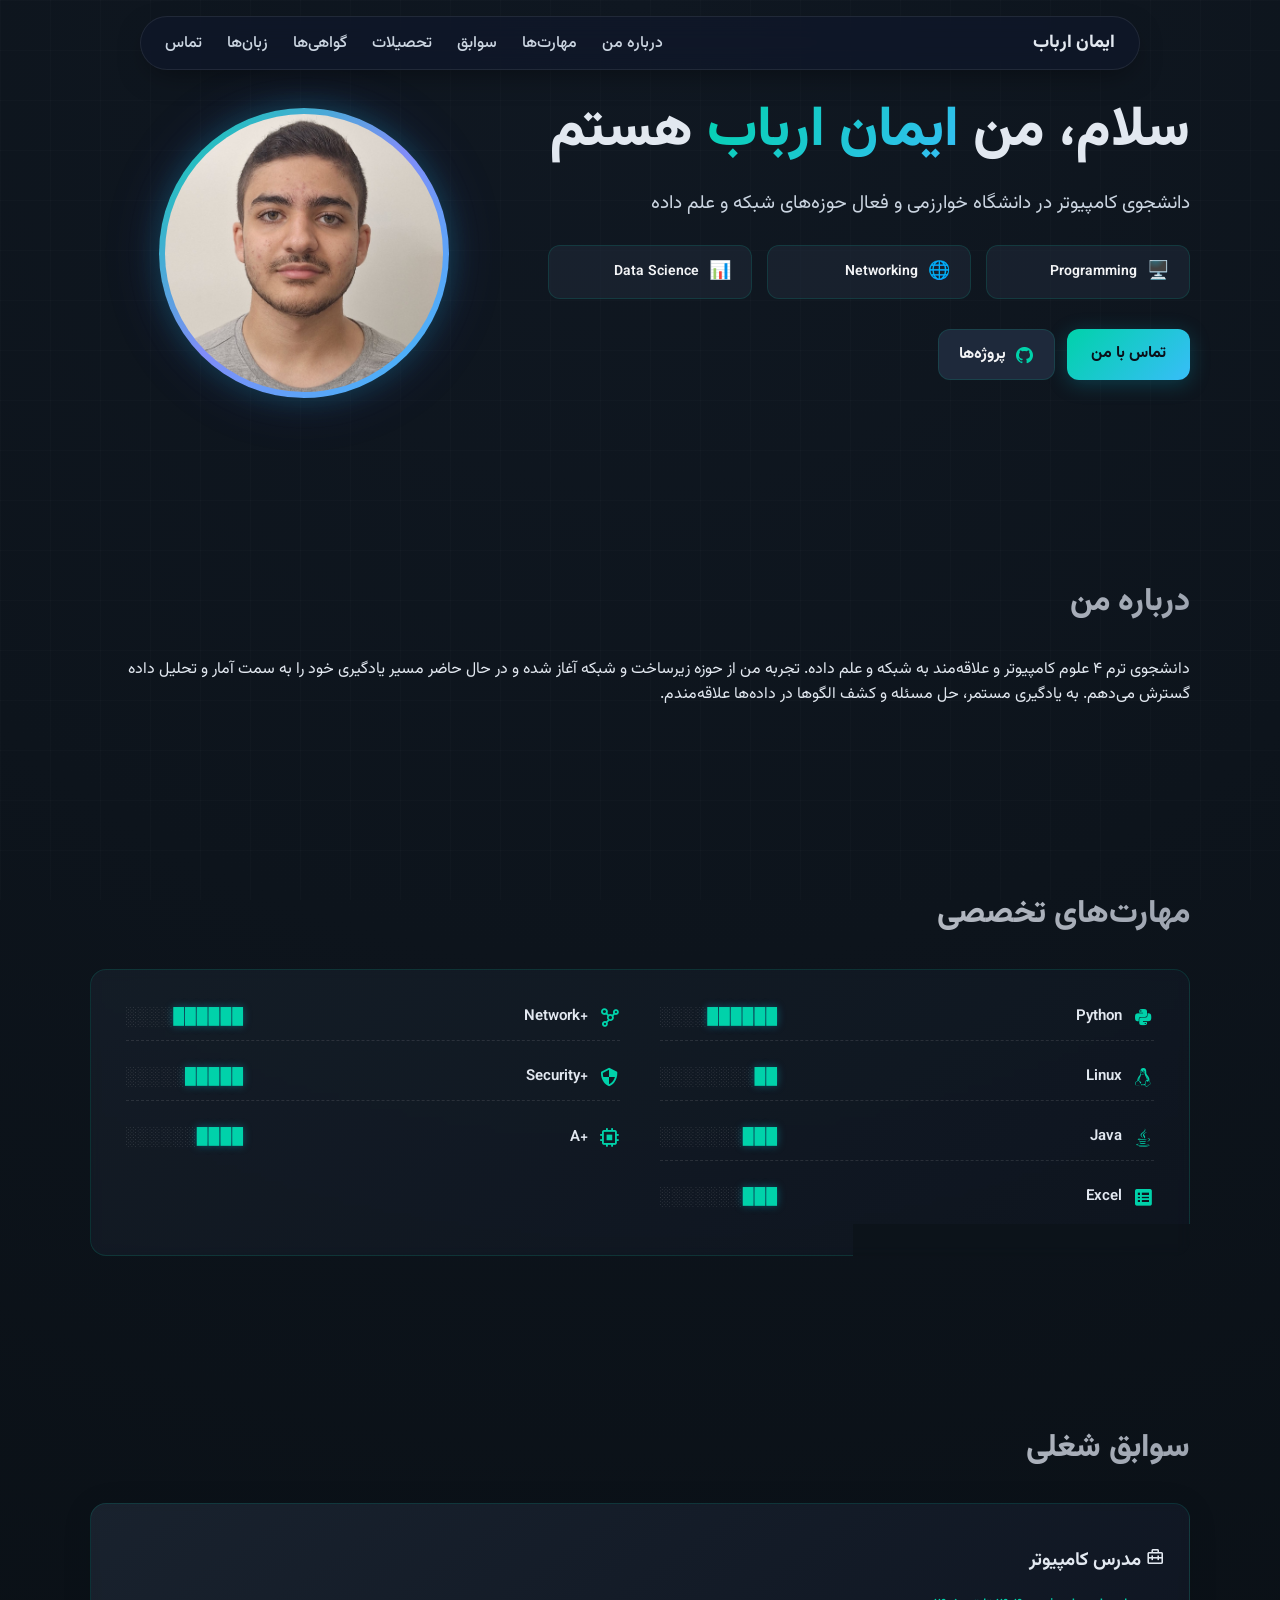
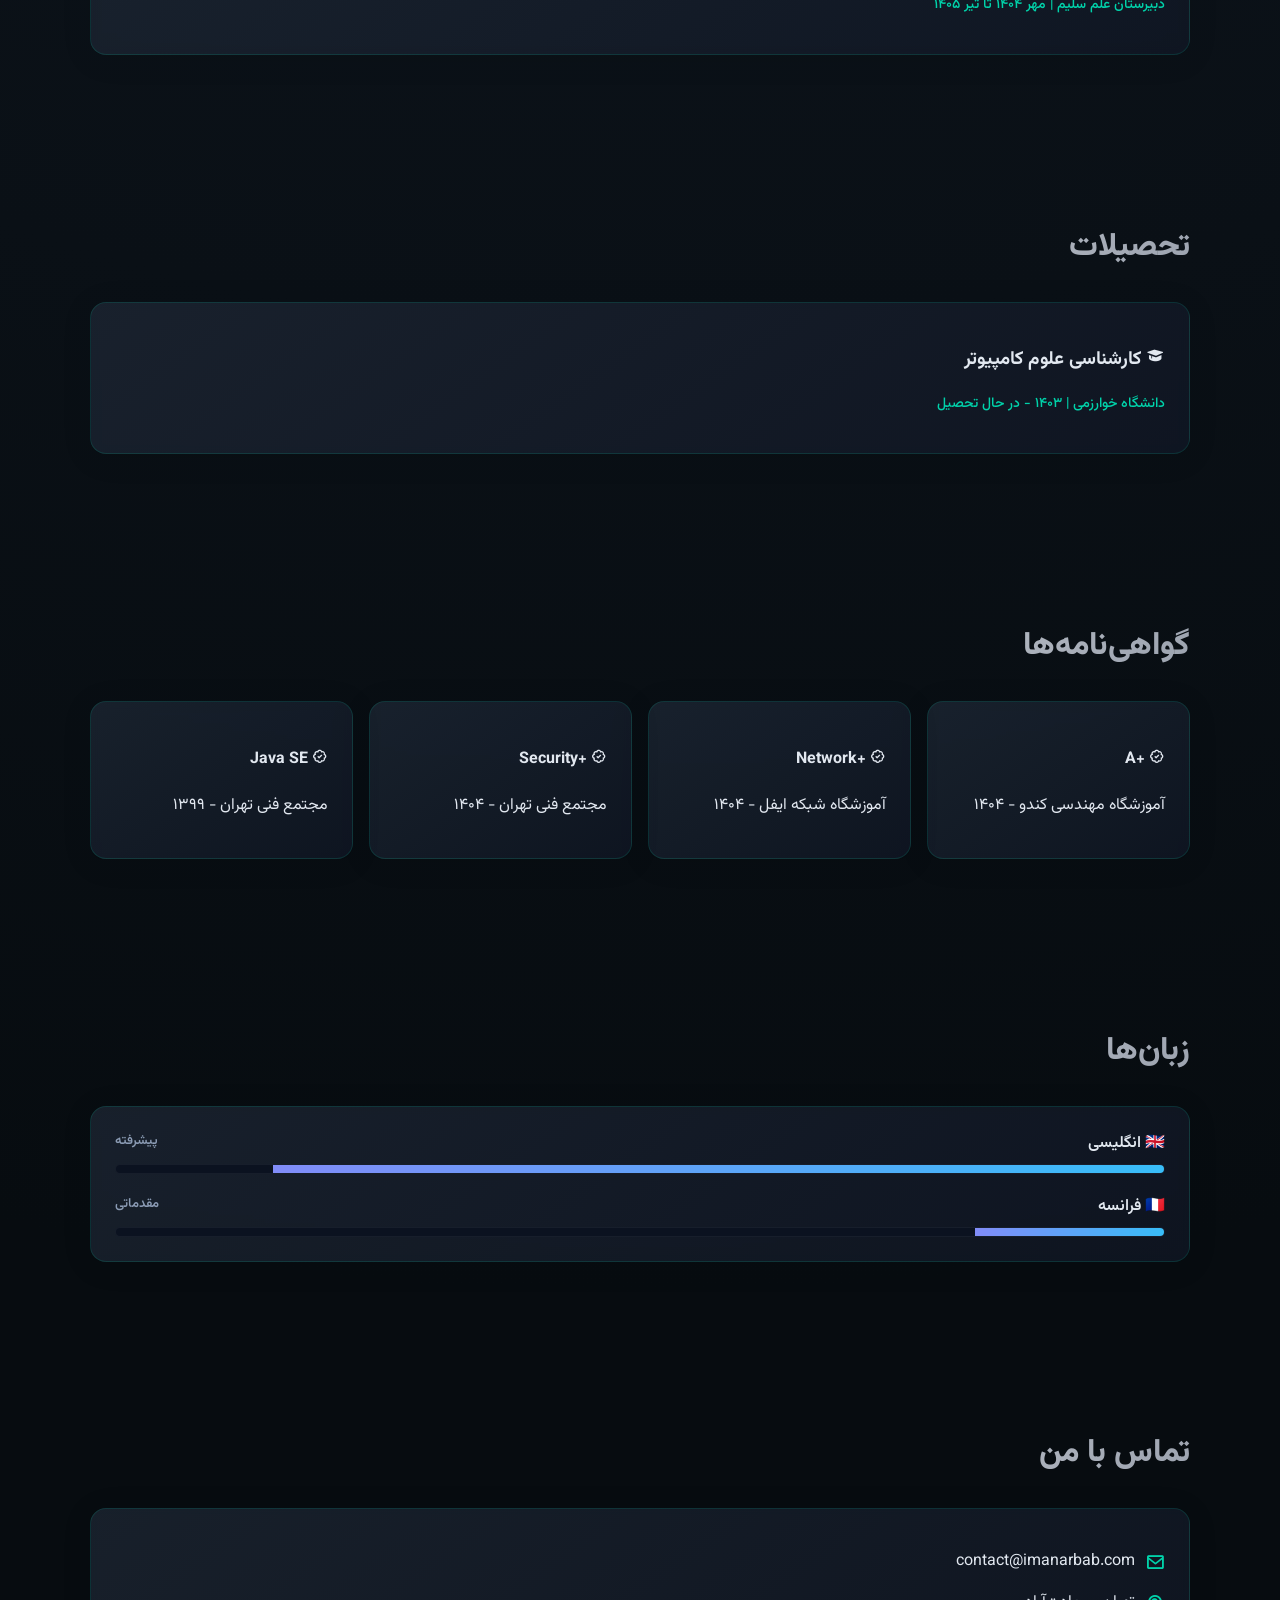
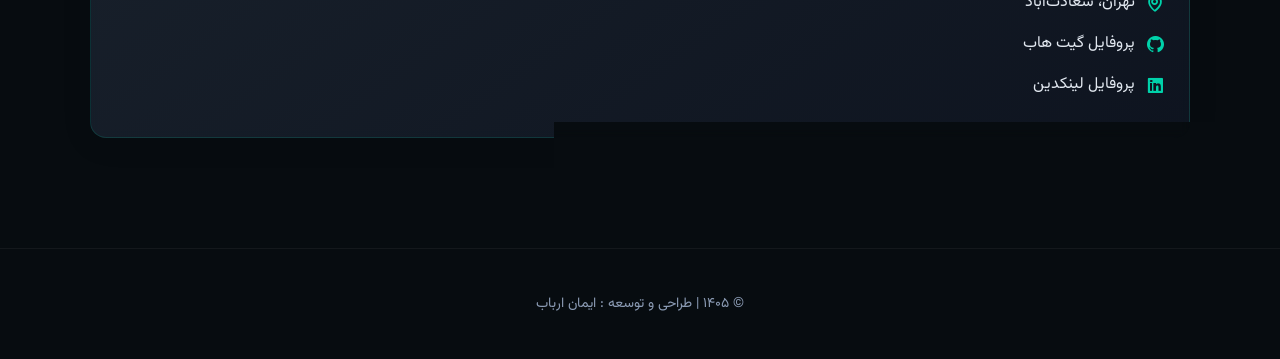
<file: index.html>
<!DOCTYPE html>
<html lang="fa" dir="rtl">
<head>
  <!-- Google Tag Manager -->
  <script>(function(w,d,s,l,i){w[l]=w[l]||[];w[l].push({'gtm.start':
  new Date().getTime(),event:'gtm.js'});var f=d.getElementsByTagName(s)[0],
  j=d.createElement(s),dl=l!='dataLayer'?'&l='+l:'';j.async=true;j.src=
  'https://www.googletagmanager.com/gtm.js?id='+i+dl;f.parentNode.insertBefore(j,f);
  })(window,document,'script','dataLayer','GTM-KXTHN4BJ');</script>
  <!-- End Google Tag Manager -->
  <meta charset="UTF-8" />
  <meta name="viewport" content="width=device-width, initial-scale=1.0" />
  <title>Iman Arbab | Portfolio</title>
  <!-- Favicon -->
  <link rel="icon" type="image/png" href="favicon.png">
  <link rel="apple-touch-icon" href="favicon.png">
  <meta name="description" content="پورتفولیوی شخصی ایمان ارباب - متخصص شبکه، علم داده و علوم کامپیوتر">
  <link rel="preconnect" href="https://fonts.googleapis.com">
  <link rel="preconnect" href="https://fonts.gstatic.com" crossorigin>
  <link href="https://fonts.googleapis.com/css2?family=Vazirmatn:wght@300;400;500;700;800&display=swap" rel="stylesheet">
  <link href='https://unpkg.com/boxicons@2.1.4/css/boxicons.min.css' rel='stylesheet'>
  <link rel="stylesheet" href="style.css" />
</head>
<body>
  <!-- Google Tag Manager (noscript) -->
  <noscript><iframe src="https://www.googletagmanager.com/ns.html?id=GTM-KXTHN4BJ"
  height="0" width="0" style="display:none;visibility:hidden"></iframe></noscript>
  <!-- End Google Tag Manager (noscript) -->
  <header class="header" id="home">
    <nav class="nav container">
      <a href="#home" class="logo">ایمان ارباب</a>
      <ul class="nav-links" id="navLinks">
        <li><a href="#about">درباره من</a></li>
        <li><a href="#skills">مهارت‌ها</a></li>
        <li><a href="#experience">سوابق</a></li>
        <li><a href="#education">تحصیلات</a></li>
        <li><a href="#certificates">گواهی‌ها</a></li>
        <li><a href="#languages">زبان‌ها</a></li>
        <li><a href="#contact">تماس</a></li>
      </ul>
      <button class="menu-btn" id="menuBtn"><i class='bx bx-menu'></i></button>
    </nav>

    <section class="hero container">
      <div class="hero-text">
        <h1>سلام، من <span>ایمان ارباب</span> هستم</h1>
        <p class="lead">
          دانشجوی کامپیوتر در دانشگاه خوارزمی و فعال حوزه‌های شبکه و علم داده
        </p>
        
        <!-- سکشن سه ستونه هویت حرفه‌ای فوری (تغییر بند ۱۰) -->
        <div class="hero-pillars">
          <div class="pillar-item">
            <span class="pillar-icon">🖥️</span>
            <h4>Programming</h4>
          </div>
          <div class="pillar-item">
            <span class="pillar-icon">🌐</span>
            <h4>Networking</h4>
          </div>
          <div class="pillar-item">
            <span class="pillar-icon">📊</span>
            <h4>Data Science</h4>
          </div>
        </div>

        <div class="hero-actions">
          <a href="#contact" class="btn primary">تماس با من</a>
          <a href="https://github.com/arbabiman" target="_blank" class="btn github-btn"><i class='bx bxl-github'></i> پروژه‌ها</a>
          
        </div>

      </div>

      <div class="hero-image-outer">
        <div class="hero-image-wrap">
          <img src="profile.jpg" alt="عکس پروفایل ایمان ارباب" class="hero-image">
        </div>
      </div>
    </section>
  </header>

  <main>
    <section id="about" class="section container hidden-animate">
      <h2>درباره من</h2>
      <p>
        دانشجوی ترم ۴ علوم کامپیوتر و علاقه‌مند به شبکه و علم داده. تجربه من از حوزه زیرساخت و شبکه آغاز شده و در حال حاضر مسیر یادگیری خود را به سمت آمار و تحلیل داده گسترش می‌دهم. به یادگیری مستمر، حل مسئله و کشف الگوها در داده‌ها علاقه‌مندم.
      </p>
    </section>

    <section id="skills" class="section container hidden-animate">
      <h2>مهارت‌های تخصصی</h2>
      <div class="terminal-skills-grid">
        
        <div class="term-skill">
          <span class="term-name"><i class='bx bxl-python'></i> Python</span>
          <span class="term-bar"><span class="solid">██████</span><span class="dotted">░░░░</span></span>
        </div>

        <div class="term-skill">
          <span class="term-name"><i class='bx bx-network-chart'></i> +Network</span>
          <span class="term-bar"><span class="solid">██████</span><span class="dotted">░░░░</span></span>
        </div>
        
        <div class="term-skill">
          <span class="term-name"><i class='bx bxl-tux'></i> Linux</span>
          <span class="term-bar"><span class="solid">██</span><span class="dotted">░░░░░░░░</span></span>
        </div>
        
        <div class="term-skill">
          <span class="term-name"><i class='bx bx-shield-quarter'></i> +Security</span>
          <span class="term-bar"><span class="solid">█████</span><span class="dotted">░░░░░</span></span>
        </div>

        <div class="term-skill">
          <span class="term-name"><i class='bx bxl-java'></i> Java</span>
          <span class="term-bar"><span class="solid">███</span><span class="dotted">░░░░░░░</span></span>
        </div>

        <div class="term-skill">
          <span class="term-name"><i class='bx bx-chip'></i> +A</span>
          <span class="term-bar"><span class="solid">████</span><span class="dotted">░░░░░░</span></span>
        </div>

        <div class="term-skill">
          <span class="term-name"><i class='bx bxs-spreadsheet'></i> Excel</span>
          <span class="term-bar"><span class="solid">███</span><span class="dotted">░░░░░░░</span></span>
        </div>

      </div>
    </section>
         

    <section id="experience" class="section container hidden-animate">
      <h2>سوابق شغلی</h2>
      <article class="card hover-lift">
        <h3><i class='bx bx-briefcase-alt-2'></i> مدرس کامپیوتر</h3>
        <p class="meta">دبیرستان علم سلیم | مهر ۱۴۰۴ تا تیر ۱۴۰۵</p>
      </article>
    </section>

    <section id="education" class="section container hidden-animate">
      <h2>تحصیلات</h2>
      <article class="card hover-lift">
        <h3><i class='bx bxs-graduation'></i> کارشناسی علوم کامپیوتر</h3>
        <p class="meta">دانشگاه خوارزمی | ۱۴۰۳ - در حال تحصیل</p>
      </article>
    </section>

    <section id="certificates" class="section container hidden-animate">
      <h2>گواهی‌نامه‌ها</h2>
      <div class="grid">
        <article class="card hover-lift"><h4><i class='bx bx-badge-check'></i> +A</h4><p>آموزشگاه مهندسی کندو - ۱۴۰۴</p></article>
        <article class="card hover-lift"><h4><i class='bx bx-badge-check'></i> +Network</h4><p>آموزشگاه شبکه ایفل - ۱۴۰۴</p></article>
        <article class="card hover-lift"><h4><i class='bx bx-badge-check'></i> +Security</h4><p>مجتمع فنی تهران - ۱۴۰۴</p></article>
        <article class="card hover-lift"><h4><i class='bx bx-badge-check'></i> Java SE</h4><p>مجتمع فنی تهران - ۱۳۹۹</p></article>
      </div>
    </section>

    <section id="languages" class="section container hidden-animate">
      <h2>زبان‌ها</h2>
      <div class="card">
        <div class="lang-row">
          <div class="lang-title">🇬🇧 انگلیسی <span>پیشرفته</span></div>
          <div class="progress"><div style="width: 85%"></div></div>
        </div>
        <div class="lang-row">
          <div class="lang-title">🇫🇷 فرانسه <span>مقدماتی</span></div>
          <div class="progress"><div style="width: 18%"></div></div>
        </div>
      </div>
    </section>

    <section id="contact" class="section container hidden-animate">
      <h2>تماس با من</h2>
      <div class="card contact-card">
        <p><i class='bx bx-envelope'></i> <a href="mailto:contact@imanarbab.com">contact@imanarbab.com</a></p>
        <p><i class='bx bx-map'></i> تهران، سعادت‌آباد</p>
        <p><i class='bx bxl-github'></i> <a href="https://github.com/arbabiman" target="_blank">پروفایل گیت هاب</a></p>
        <p><i class='bx bxl-linkedin-square'></i> <a href="https://www.linkedin.com/in/iman-arbab/" target="_blank">پروفایل لینکدین</a></p>
      </div>
    </section>
  </main>

  <footer class="footer">
    <p>© ۱۴۰۵ | طراحی و توسعه : ایمان ارباب</p>
  </footer>

  <script src="script.js"></script>
</body>
</html>
</file>
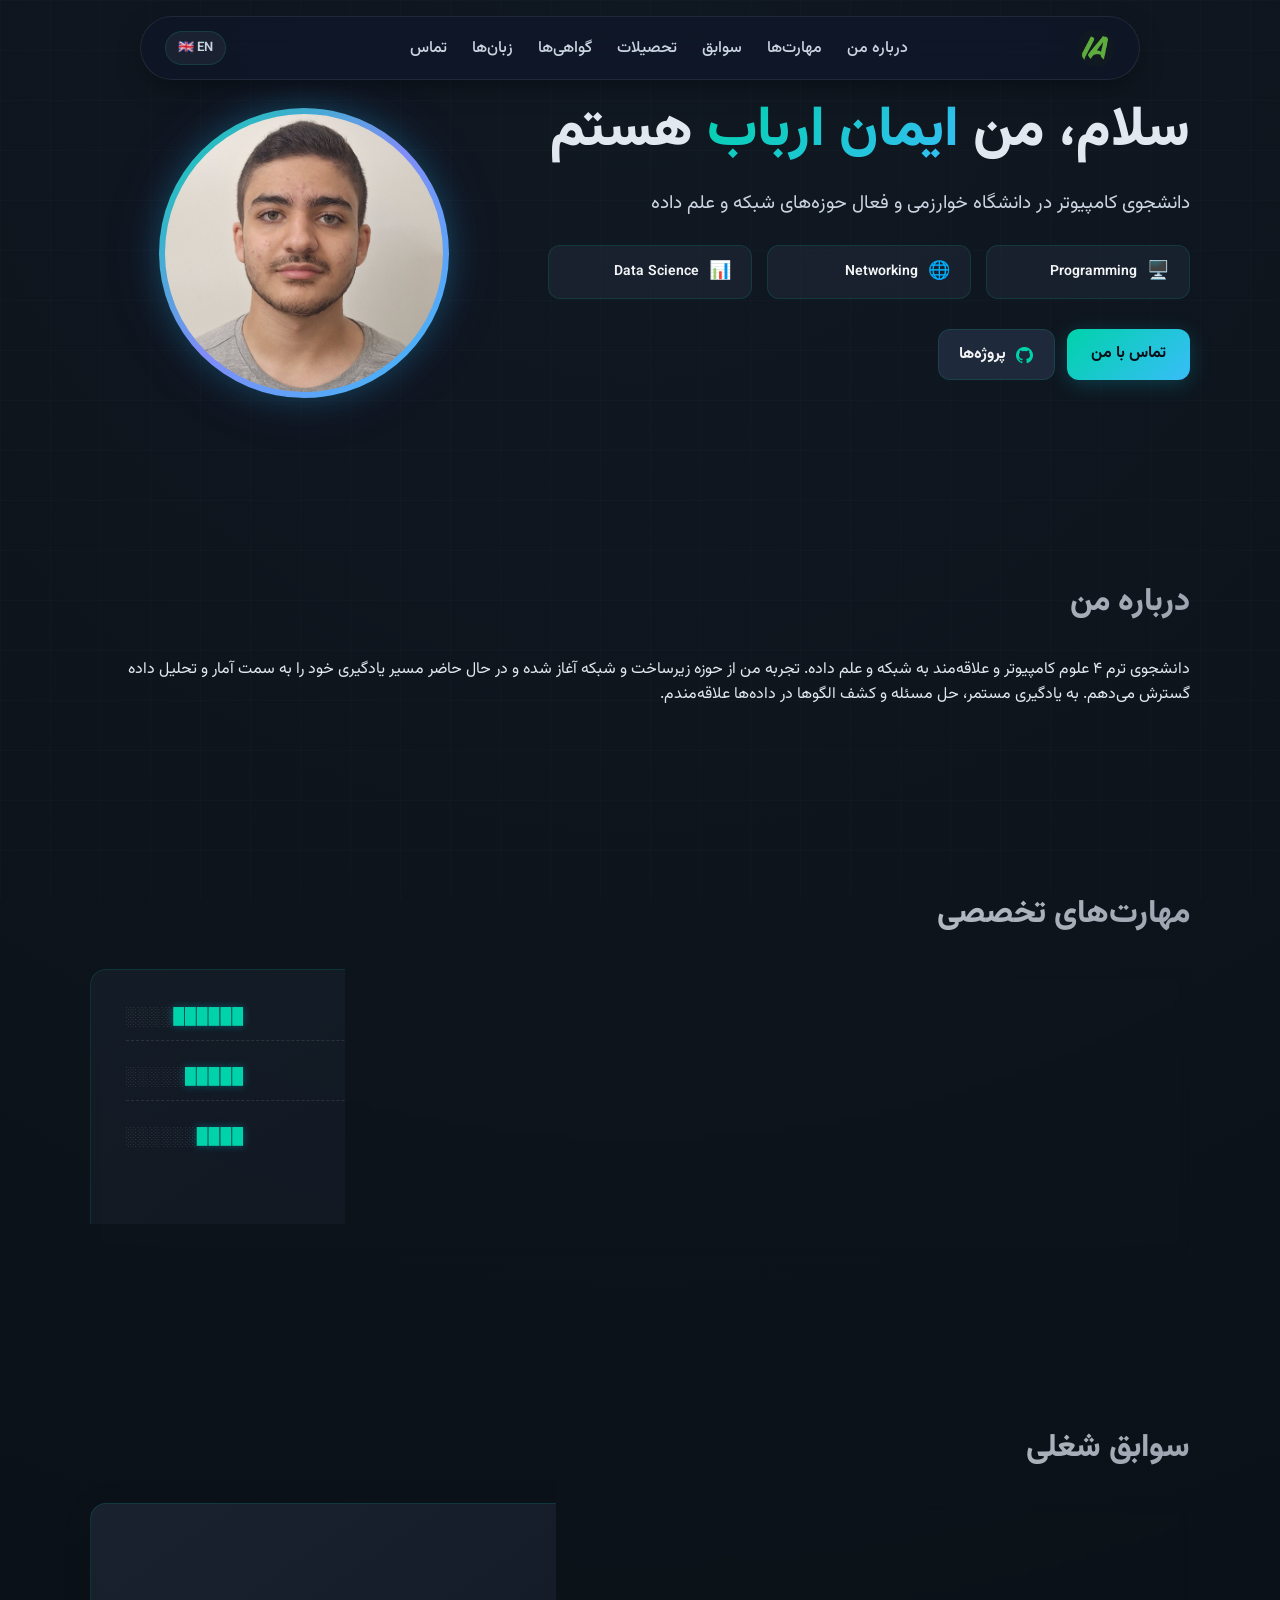
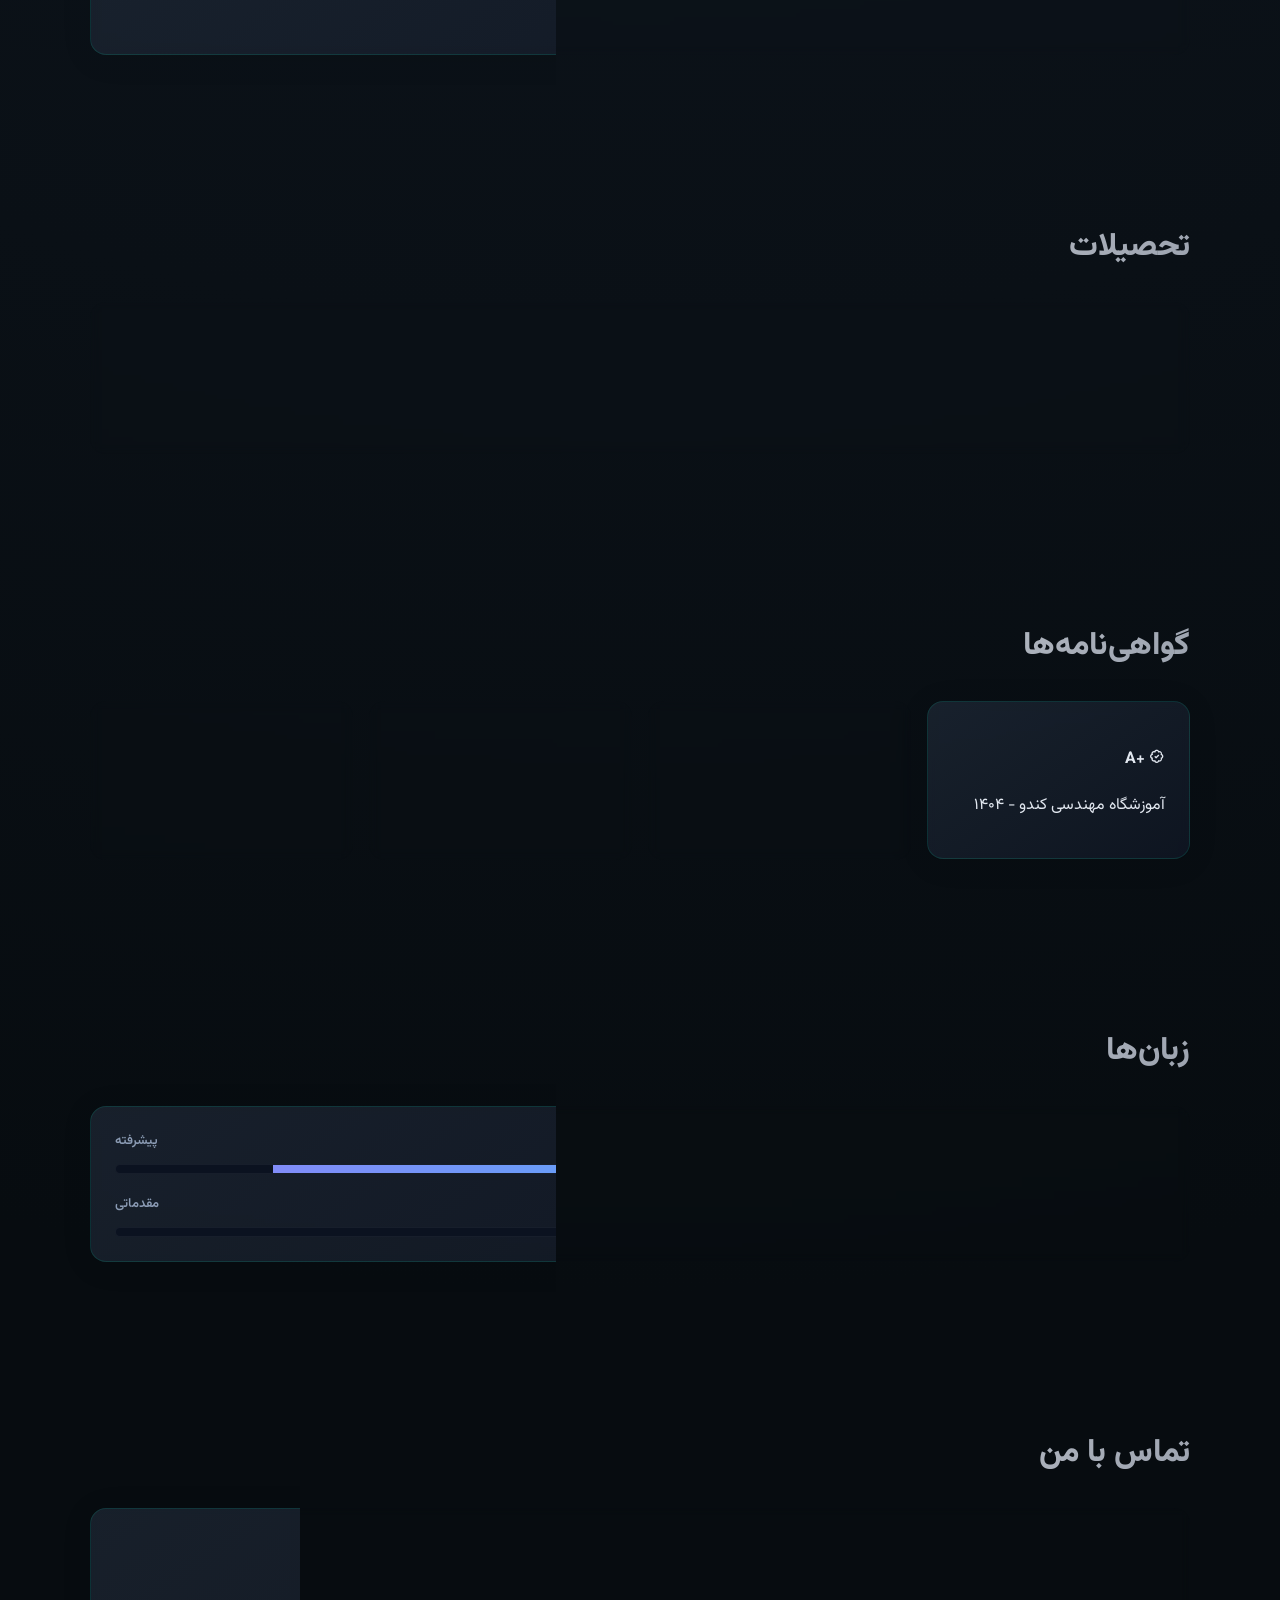
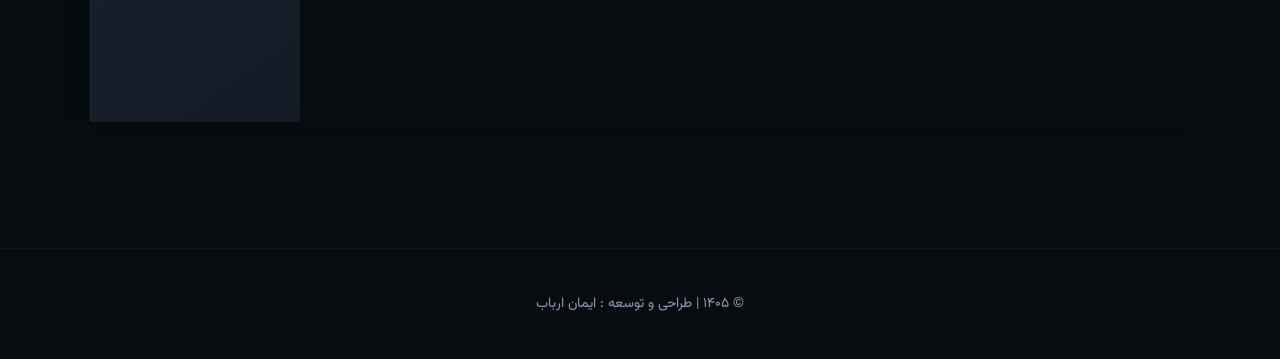
<file: fa/index.html>
<!DOCTYPE html>
<html lang="fa" dir="rtl">
<head>
  <!-- Google Tag Manager -->
  <script>(function(w,d,s,l,i){w[l]=w[l]||[];w[l].push({'gtm.start':
  new Date().getTime(),event:'gtm.js'});var f=d.getElementsByTagName(s)[0],
  j=d.createElement(s),dl=l!='dataLayer'?'&l='+l:'';j.async=true;j.src=
  'https://www.googletagmanager.com/gtm.js?id='+i+dl;f.parentNode.insertBefore(j,f);
  })(window,document,'script','dataLayer','GTM-KXTHN4BJ');</script>
  <!-- End Google Tag Manager -->
  <meta charset="UTF-8" />
  <meta name="viewport" content="width=device-width, initial-scale=1.0" />
  <title>Iman Arbab | Portfolio</title>
  <link rel="alternate" hreflang="en" href="https://imanarbab.com/" />
  <link rel="alternate" hreflang="fa" href="https://imanarbab.com/fa/" />
  <link rel="alternate" hreflang="x-default" href="https://imanarbab.com/" />
  <!-- Favicon -->
  <link rel="icon" type="image/png" href="../favicon.png">
  <link rel="apple-touch-icon" href="../favicon.png">
  <meta name="description" content="پورتفولیوی شخصی ایمان ارباب - متخصص شبکه، علم داده و علوم کامپیوتر">
  <link rel="preconnect" href="https://fonts.googleapis.com">
  <link rel="preconnect" href="https://fonts.gstatic.com" crossorigin>
  <link href="https://fonts.googleapis.com/css2?family=Vazirmatn:wght@300;400;500;700;800&display=swap" rel="stylesheet">
  <link href='https://unpkg.com/boxicons@2.1.4/css/boxicons.min.css' rel='stylesheet'>
  <link rel="stylesheet" href="../style.css" />
</head>
<body>
  <!-- Google Tag Manager (noscript) -->
  <noscript><iframe src="https://www.googletagmanager.com/ns.html?id=GTM-KXTHN4BJ"
  height="0" width="0" style="display:none;visibility:hidden"></iframe></noscript>
  <!-- End Google Tag Manager (noscript) -->
  <header class="header" id="home">
    <nav class="nav container">
      <a href="#home" class="logo">
        <img src="../favicon.png" alt="Iman Arbab Logo" class="nav-logo-img">
      </a>
      <ul class="nav-links" id="navLinks">
        <li><a href="#about">درباره من</a></li>
        <li><a href="#skills">مهارت‌ها</a></li>
        <li><a href="#experience">سوابق</a></li>
        <li><a href="#education">تحصیلات</a></li>
        <li><a href="#certificates">گواهی‌ها</a></li>
        <li><a href="#languages">زبان‌ها</a></li>
        <li><a href="#contact">تماس</a></li>
      </ul>
      <div class="nav-controls">
        <a href="/" class="lang-switch">🇬🇧 EN</a>
        <button class="menu-btn" id="menuBtn"><i class='bx bx-menu'></i></button>
      </div>
    </nav>

    <section class="hero container">
      <div class="hero-text">
        <h1>سلام، من <span>ایمان ارباب</span> هستم</h1>
        <p class="lead">
          دانشجوی کامپیوتر در دانشگاه خوارزمی و فعال حوزه‌های شبکه و علم داده
        </p>
        
        <!-- سکشن سه ستونه هویت حرفه‌ای فوری (تغییر بند ۱۰) -->
        <div class="hero-pillars">
          <div class="pillar-item">
            <span class="pillar-icon">🖥️</span>
            <h4>Programming</h4>
          </div>
          <div class="pillar-item">
            <span class="pillar-icon">🌐</span>
            <h4>Networking</h4>
          </div>
          <div class="pillar-item">
            <span class="pillar-icon">📊</span>
            <h4>Data Science</h4>
          </div>
        </div>

        <div class="hero-actions">
          <a href="#contact" class="btn primary">تماس با من</a>
          <a href="https://github.com/arbabiman" target="_blank" class="btn github-btn"><i class='bx bxl-github'></i> پروژه‌ها</a>
          
        </div>

      </div>

      <div class="hero-image-outer">
        <div class="hero-image-wrap">
          <img src="../profile.jpg" alt="عکس پروفایل ایمان ارباب" class="hero-image">
        </div>
      </div>
    </section>
  </header>

  <main>
    <section id="about" class="section container hidden-animate">
      <h2>درباره من</h2>
      <p>
        دانشجوی ترم ۴ علوم کامپیوتر و علاقه‌مند به شبکه و علم داده. تجربه من از حوزه زیرساخت و شبکه آغاز شده و در حال حاضر مسیر یادگیری خود را به سمت آمار و تحلیل داده گسترش می‌دهم. به یادگیری مستمر، حل مسئله و کشف الگوها در داده‌ها علاقه‌مندم.
      </p>
    </section>

    <section id="skills" class="section container hidden-animate">
      <h2>مهارت‌های تخصصی</h2>
      <div class="terminal-skills-grid">
        
        <div class="term-skill">
          <span class="term-name"><i class='bx bxl-python'></i> Python</span>
          <span class="term-bar"><span class="solid">███████</span><span class="dotted">░░░</span></span>
        </div>

        <div class="term-skill">
          <span class="term-name"><i class='bx bx-network-chart'></i> +Network</span>
          <span class="term-bar"><span class="solid">██████</span><span class="dotted">░░░░</span></span>
        </div>
        
        <div class="term-skill">
          <span class="term-name"><i class='bx bxl-tux'></i> Linux</span>
          <span class="term-bar"><span class="solid">███</span><span class="dotted">░░░░░░░</span></span>
        </div>
        
        <div class="term-skill">
          <span class="term-name"><i class='bx bx-shield-quarter'></i> +Security</span>
          <span class="term-bar"><span class="solid">█████</span><span class="dotted">░░░░░</span></span>
        </div>

        <div class="term-skill">
          <span class="term-name"><i class='bx bxl-java'></i> Java</span>
          <span class="term-bar"><span class="solid">███</span><span class="dotted">░░░░░░░</span></span>
        </div>

        <div class="term-skill">
          <span class="term-name"><i class='bx bx-chip'></i> +A</span>
          <span class="term-bar"><span class="solid">████</span><span class="dotted">░░░░░░</span></span>
        </div>

        <div class="term-skill">
          <span class="term-name"><i class='bx bxs-spreadsheet'></i> Excel</span>
          <span class="term-bar"><span class="solid">███</span><span class="dotted">░░░░░░░</span></span>
        </div>

      </div>
    </section>
         

    <section id="experience" class="section container hidden-animate">
      <h2>سوابق شغلی</h2>
      <article class="card hover-lift">
        <h3><i class='bx bx-briefcase-alt-2'></i> مدرس کامپیوتر</h3>
        <p class="meta">دبیرستان علم سلیم | مهر ۱۴۰۴ تا تیر ۱۴۰۵</p>
      </article>
    </section>

    <section id="education" class="section container hidden-animate">
      <h2>تحصیلات</h2>
      <article class="card hover-lift">
        <h3><i class='bx bxs-graduation'></i> کارشناسی علوم کامپیوتر</h3>
        <p class="meta">دانشگاه خوارزمی | ۱۴۰۳ - در حال تحصیل</p>
      </article>
    </section>

    <section id="certificates" class="section container hidden-animate">
      <h2>گواهی‌نامه‌ها</h2>
      <div class="grid">
        <article class="card hover-lift"><h4><i class='bx bx-badge-check'></i> +A</h4><p>آموزشگاه مهندسی کندو - ۱۴۰۴</p></article>
        <article class="card hover-lift"><h4><i class='bx bx-badge-check'></i> +Network</h4><p>آموزشگاه شبکه ایفل - ۱۴۰۴</p></article>
        <article class="card hover-lift"><h4><i class='bx bx-badge-check'></i> +Security</h4><p>مجتمع فنی تهران - ۱۴۰۴</p></article>
        <article class="card hover-lift"><h4><i class='bx bx-badge-check'></i> Java SE</h4><p>مجتمع فنی تهران - ۱۳۹۹</p></article>
      </div>
    </section>

    <section id="languages" class="section container hidden-animate">
      <h2>زبان‌ها</h2>
      <div class="card">
        <div class="lang-row">
          <div class="lang-title">🇬🇧 انگلیسی <span>پیشرفته</span></div>
          <div class="progress"><div style="width: 85%"></div></div>
        </div>
        <div class="lang-row">
          <div class="lang-title">🇫🇷 فرانسه <span>مقدماتی</span></div>
          <div class="progress"><div style="width: 18%"></div></div>
        </div>
      </div>
    </section>

    <section id="contact" class="section container hidden-animate">
      <h2>تماس با من</h2>
      <div class="card contact-card">
        <p><i class='bx bx-envelope'></i> <a href="mailto:contact@imanarbab.com">contact@imanarbab.com</a></p>
        <p><i class='bx bx-map'></i> تهران، سعادت‌آباد</p>
        <p><i class='bx bxl-github'></i> <a href="https://github.com/arbabiman" target="_blank">پروفایل گیت هاب</a></p>
        <p><i class='bx bxl-linkedin-square'></i> <a href="https://www.linkedin.com/in/iman-arbab/" target="_blank">پروفایل لینکدین</a></p>
      </div>
    </section>
  </main>

  <footer class="footer">
    <p>© ۱۴۰۵ | طراحی و توسعه : ایمان ارباب</p>
  </footer>

  <script src="../script.js"></script>
</body>
</html>
</file>
<file: style.css>
/* پالت شماره ۳: Mint Slate (لوکس، باوقار و فوق‌حرفه‌ای) */
:root {
  --bg: #070c10;        /* زغال‌سنگی با تهونِ آبیِ سرد */
  --bg-soft: #101822;   /* دودیِ سرد (هاله‌ی نوریِ کاملاً خنثی و جذاب) */
  --card: #17212b;      /* کارت‌های تیره و یکدست */
  --text: #e2e8f0;      /* سفیدِ ماتِ استخوانی */
  --muted: #8b9bb4;     /* خاکستریِ سرد */

  --primary: #00d2aa;   /* سبزِ نعنایی/کله‌غازیِ زنده (Mint Teal) */
  --accent: #38bdf8;    /* آبی روشن برای تگ‌ها */
  --violet: #818cf8;    /* آبی-بنفش */

  --border: rgba(0, 210, 170, 0.15);
  --shadow: 0 20px 40px rgba(0, 0, 0, 0.5);
}

*{box-sizing:border-box}
html{scroll-behavior:smooth}

body{
  margin:0;
  font-family:"Vazirmatn",sans-serif;
  background: radial-gradient(circle at 50% 0%, var(--bg-soft) 0%, var(--bg) 80%);
  color:var(--text);
  position: relative;
}

/* لایه گرید پس‌زمینه مهندسی و مدرن (تغییر بند ۲) */
body::before{
  content:"";
  position:fixed;
  inset:0;
  background-image:
    linear-gradient(rgba(255,255,255,.015) 1px, transparent 1px),
    linear-gradient(90deg, rgba(255,255,255,.015) 1px, transparent 1px);
  background-size:50px 50px;
  pointer-events:none;
  z-index: 1;
}

a{text-decoration:none;color:inherit}
.container{width:min(1100px,92%);margin:auto; position: relative; z-index: 2;}
.section {
  padding: 70px 0;
  scroll-margin-top: 90px; /* فوت کوزه‌گری: وقتی روی لینک‌های منو کلیک می‌کنی، تگ h2 دقیقاً زیرِ کپسول وایسه، نه پشتش! */
}
h2{margin-bottom:30px;font-size:32px; font-weight: 800; background: linear-gradient(135deg, #fff 0%, #9ca3af 100%); -webkit-background-clip: text; -webkit-text-fill-color: transparent;}

/* ناوبری هوشمند */
.nav {
  display: flex;
  justify-content: space-between;
  align-items: center;
  padding: 12px 24px;
  position: fixed;
  top: 16px; /* فاصله گرفتن از سقف */
  left: 0;
  right: 0;
  width: min(1000px, 92%);
  margin: 0 auto;
  z-index: 1000;
  background: rgba(15, 23, 42, 0.75); /* سورمه‌ای-دودیِ نیمه‌شفاف */
  backdrop-filter: blur(16px);
  -webkit-backdrop-filter: blur(16px);
  border: 1px solid rgba(255, 255, 255, 0.08); /* یک حاشیه شیشه‌ایِ بسیار ظریف */
  border-radius: 999px; /* تبدیل به کپسول کاملاً گرد */
  box-shadow: 0 10px 30px -10px rgba(0, 0, 0, 0.5);
  transition: transform 0.3s ease;
}

.logo {
  font-weight: 800;
  font-size: 18px;
  background: linear-gradient(90deg, #fff, var(--accent));
  -webkit-background-clip: text;
  -webkit-text-fill-color: transparent;
}
.nav-links{display:flex;gap:25px;list-style:none;margin:0;padding:0}
.nav-links a{color:#cbd5e1; font-weight: 500; transition: 0.2s;}
.nav-links a:hover{color:var(--primary)}
.menu-btn{display:none;background:none;border:none;color:#fff;font-size:28px}

/* استایل بخش پروفایل و اطلاعات دانشجویی (تغییر بند ۱۰) */
.identity-badge {
  display: flex;
  flex-direction: column;
  gap: 6px;
  margin-bottom: 20px;
}
.badge-tag {
  align-self: flex-start;
  background: rgba(6, 182, 212, 0.1);
  color: var(--primary);
  border: 1px solid rgba(6, 182, 212, 0.2);
  padding: 4px 12px;
  border-radius: 8px;
  font-size: 13px;
  font-weight: 700;
  letter-spacing: 0.5px;
}
.badge-sub {
  color: var(--muted);
  font-size: 14px;
  font-weight: 500;
}
.university-text {
  margin: 2px 0 0;
  font-size: 13px;
  color: var(--violet);
}

.hero {
  display: grid;
  grid-template-columns: 1.2fr .8fr;
  gap: 30px;
  align-items: center;
  padding: 96px 0 70px; /* پدینگ بالا از 56 به 96 افزایش پیدا کرد تا نره زیر منو */
}
.hero h1{font-size:clamp(34px,4.5vw,56px);line-height:1.3;margin:0 0 15px; font-weight: 800;}
.hero h1 span{background: linear-gradient(135deg, var(--primary) 0%, var(--accent) 100%); -webkit-background-clip: text; -webkit-text-fill-color: transparent;}
.lead{font-size:19px; color: #cbd5e1; line-height: 1.7;}

/* ستون‌های ۳ گانه هویتی فوری */
.hero-pillars {
  display: flex;
  gap: 15px;
  margin: 25px 0;
}
.pillar-item {
  background: rgba(31, 41, 55, 0.6);
  border: 1px solid var(--border);
  border-radius: 12px;
  padding: 12px 20px;
  display: flex;
  align-items: center;
  gap: 10px;
  flex: 1;
}
.pillar-item h4 { margin: 0; font-size: 14px; font-weight: 600; color: #f3f4f6; }
.pillar-icon { font-size: 18px; }

.hero-actions{display:flex; flex-wrap:wrap; gap:12px; margin:30px 0}
.btn{padding:12px 24px;border-radius:12px;font-weight:700; transition: 0.25s;}
.btn.primary{background: linear-gradient(135deg, var(--primary) 0%, var(--accent) 100%); color:#0b0f19; box-shadow: 0 4px 20px rgba(6, 182, 212, 0.25);}
.btn.primary:hover{transform: translateY(-2px); box-shadow: 0 6px 24px rgba(6, 182, 212, 0.4);}
.btn.ghost{border:1px solid var(--border);color:#cbd5e1; background: rgba(255,255,255,0.02);}
.btn.ghost:hover{background: rgba(255,255,255,0.07); color: #fff;}

.hero-mini{display:flex;flex-wrap:wrap;gap:20px;color:#cbd5e1;font-size:14px}
.hero-mini i{color:var(--primary);margin-left:4px; font-size: 16px;}

/* دایره‌ای کردن پروفایل و ایجاد افکت گلو پریمیوم (تغییر بند ۳) */
.hero-image-outer {
  display: flex;
  justify-content: center;
  align-items: center;
}
.hero-image-wrap{
  position:relative;
  width:290px;height:290px;
  border-radius:50%;
  padding:6px;
  background:linear-gradient(135deg, var(--primary), var(--violet), var(--accent));
  box-shadow: 0 0 30px rgba(6, 182, 212, 0.25), 0 0 60px rgba(99, 102, 241, 0.15);
}
.hero-image{
  width:100%;height:100%;object-fit:cover;
  border-radius:50%;display:block;
  background: var(--bg);
}

/* ساختار جدید و پویای کارت‌ها (تغییر بند ۴) */
.card{
  background: linear-gradient(145deg, rgba(31, 41, 55, 0.7) 0%, rgba(17, 24, 39, 0.7) 100%);
  border:1px solid var(--border);
  border-radius:16px;
  padding:24px;
  box-shadow: 0 4px 30px rgba(0, 0, 0, 0.1);
  backdrop-filter: blur(5px);
  transition: transform .3s ease, border-color .3s ease, box-shadow .3s ease;
}
.hover-lift:hover{
  transform:translateY(-8px);
  border-color: rgba(6, 182, 212, 0.4);
  box-shadow: var(--shadow);
}

.meta{color:var(--primary);font-size:14px;margin-top:4px; font-weight: 500;}

/* ارتقای جدی بخش مهارت‌ها و پروگرس بارها (تغییر بند ۵) */
/* استایل جدید مهارت‌ها با تم ترمینال (مستطیل‌های توپر و نقطه چین) */
.terminal-skills-grid {
  display: grid;
  grid-template-columns: repeat(2, 1fr); /* چیدمان دو ستونه (یکی راست یکی چپ) */
  gap: 24px 40px;
  background: linear-gradient(145deg, rgba(31, 41, 55, 0.4) 0%, rgba(17, 24, 39, 0.4) 100%);
  border: 1px solid var(--border);
  border-radius: 16px;
  padding: 35px;
  backdrop-filter: blur(5px);
}

.term-skill {
  display: flex;
  justify-content: space-between;
  align-items: center;
  padding-bottom: 12px;
  border-bottom: 1px dashed rgba(255, 255, 255, 0.1);
}

.term-skill:nth-last-child(-n+2) {
  /* حذف خط زیرین برای دو آیتم آخر در حالت دسکتاپ */
  border-bottom: none;
}

.term-name {
  font-weight: 600;
  display: flex;
  align-items: center;
  gap: 10px;
  font-size: 15px;
}

.term-name i {
  color: var(--primary);
  font-size: 22px;
}

/* فونت و ظاهر مستطیل‌ها */
.term-bar {
  font-family: 'Courier New', Courier, monospace;
  font-size: 18px;
  letter-spacing: 1px;
}

.term-bar .solid {
  color: var(--primary); /* رنگ اصلی (فیروزه‌ای) برای مستطیل‌های پر */
  text-shadow: 0 0 8px rgba(6, 182, 212, 0.4);
}

.term-bar .dotted {
  color: rgba(255, 255, 255, 0.15); /* رنگ خاکستری محو برای نقطه‌چین‌ها */
}

/* ریسپانسیو کردن مهارت‌ها برای گوشی (تک ستونه شدن) */
@media (max-width: 850px) {
  .terminal-skills-grid {
    grid-template-columns: 1fr;
    padding: 25px;
  }
  .term-skill:nth-last-child(-n+2) {
    border-bottom: 1px dashed rgba(255, 255, 255, 0.1);
  }
  .term-skill:last-child {
    border-bottom: none;
    padding-bottom: 0;
  }
  .term-bar {
    font-size: 16px;
  }
}

.grid{
  display:grid;
  grid-template-columns:repeat(auto-fit,minmax(220px,1fr));
  gap:16px;
}

/* بخش زبان‌ها */
.lang-row{margin-bottom:20px}
.lang-row:last-child{margin-bottom:0}
.lang-title{display:flex;justify-content:space-between;margin-bottom:8px; font-weight: 600;}
.lang-title span { color: var(--muted); font-size: 13px; }
.progress{
  width:100%;height:10px;background:#0b1220;border-radius:999px;overflow:hidden;
  border:1px solid rgba(255,255,255,0.05);
}
.progress div{
  height:100%;
  background:linear-gradient(90deg, var(--violet), var(--accent));
}

.contact-card p{display:flex;align-items:center;gap:10px; font-size: 16px;}
.contact-card i{color:var(--primary); font-size: 20px;}

.footer{
  border-top:1px solid rgba(255,255,255,0.05);
  text-align:center;
  color:var(--muted);
  padding:30px 0;
  margin-top:40px;
  font-size: 14px;
}

/* کلاس‌های سیستم انیمیشن ورود هوشمند (تغییر بند ۸) */
.hidden-animate {
  opacity: 0;
  transform: translateY(30px);
  transition: opacity 0.8s cubic-bezier(0.4, 0, 0.2, 1), transform 0.8s cubic-bezier(0.4, 0, 0.2, 1);
}
.show-animate {
  opacity: 1;
  transform: translateY(0);
}

/* ریسپانسیو اختصاصی موبایل */
@media (max-width:850px){
  .hero{grid-template-columns:1fr; text-align: center; gap: 35px; padding-top: 120px;}
  .identity-badge { align-items: center; }
  .badge-tag { align-self: center; }
  .hero-pillars { flex-direction: column; gap: 10px; }
  .hero-actions{justify-content: center;}
  .hero-mini{justify-content: center;}
  .hero-image-wrap{width:230px;height:230px}
  
  .menu-btn{display:block}
  .nav-links {
    position: absolute;
    top: calc(100% + 12px); /* به جای چسبیدن به منو، با ۱۲ پیکسل فاصله از زیر کپسول باز میشه */
    left: 0;
    right: 0;
    background: rgba(15, 23, 42, 0.95);
    backdrop-filter: blur(16px);
    -webkit-backdrop-filter: blur(16px);
    border: 1px solid rgba(255, 255, 255, 0.08);
    border-radius: 24px;
    display: none;
    flex-direction: column;
    padding: 20px;
    gap: 16px;
    box-shadow: 0 20px 40px rgba(0, 0, 0, 0.6);
  }
  .nav-links.show{display:flex}
}

/* استایل اختصاصی دکمه گیت‌هاب در هیرو */
.btn.github-btn {
  background: #1e293b;
  color: #f3f4f6;
  border: 1px solid var(--border);
  display: inline-flex;
  align-items: center;
  gap: 8px;
  padding: 12px 20px;
  border-radius: 12px;
  font-weight: 700;
  transition: 0.25s;
}

.btn.github-btn i {
  font-size: 20px;
  color: var(--primary); /* آیکون گیت‌هاب فیروزه‌ای لود می‌شود */
}

.btn.github-btn:hover {
  background: #0f172a;
  border-color: var(--primary);
  transform: translateY(-2px);
  box-shadow: 0 6px 20px rgba(6, 182, 212, 0.15);
}

/* استایل لینک گیت‌هاب در بخش تماس */
.contact-card a {
  transition: color 0.2s ease;
}
.contact-card a:hover {
  color: var(--primary);
}
/* =========================================
   تغییرات مربوط به نسخه انگلیسی و دکمه زبان
   ========================================= */

/* استایل دکمه تغییر زبان */
.lang-switch {
  display: flex;
  align-items: center;
  gap: 6px;
  background: rgba(255, 255, 255, 0.05);
  border: 1px solid var(--border);
  padding: 6px 12px;
  border-radius: 20px;
  font-size: 13px;
  font-weight: 600;
  color: #cbd5e1;
  transition: all 0.3s ease;
  margin-right: 15px; /* فاصله از دکمه منو در موبایل */
}

.lang-switch:hover {
  background: rgba(6, 182, 212, 0.1);
  border-color: var(--primary);
  color: var(--primary);
  transform: translateY(-2px);
}

/* فونت اختصاصی برای صفحه انگلیسی */
[dir="ltr"] {
  font-family: 'Inter', "Vazirmatn", sans-serif;
}

/* تنظیم جایگاه دکمه زبان در موبایل */
@media (max-width: 850px) {
  .nav-controls {
    display: flex;
    align-items: center;
  }
}
/* استایل لوگوی تصویری در منو */
.logo {
  display: flex;
  align-items: center;
  /* حذف بک‌گراند گرادیانت قبلی که برای متن بود تا روی عکس تاثیر نگذارد */
  background: none; 
  -webkit-text-fill-color: initial;
}

.nav-logo-img {
  height: 38px; /* ارتفاع دقیق و متناسب برای منوی کپسولی */
  width: auto;
  border-radius: 50%; /* برای اطمینان از گرد بودن کامل و تمیزی لبه‌ها */
  transition: transform 0.3s ease, box-shadow 0.3s ease;
}

.nav-logo-img:hover {
  transform: scale(1.08); /* افکت بزرگ‌نمایی ملایم هنگام هاور */
  box-shadow: 0 0 15px rgba(0, 210, 170, 0.4); /* هاله نور سبز کله‌غازی ملایم */
}
</file>
